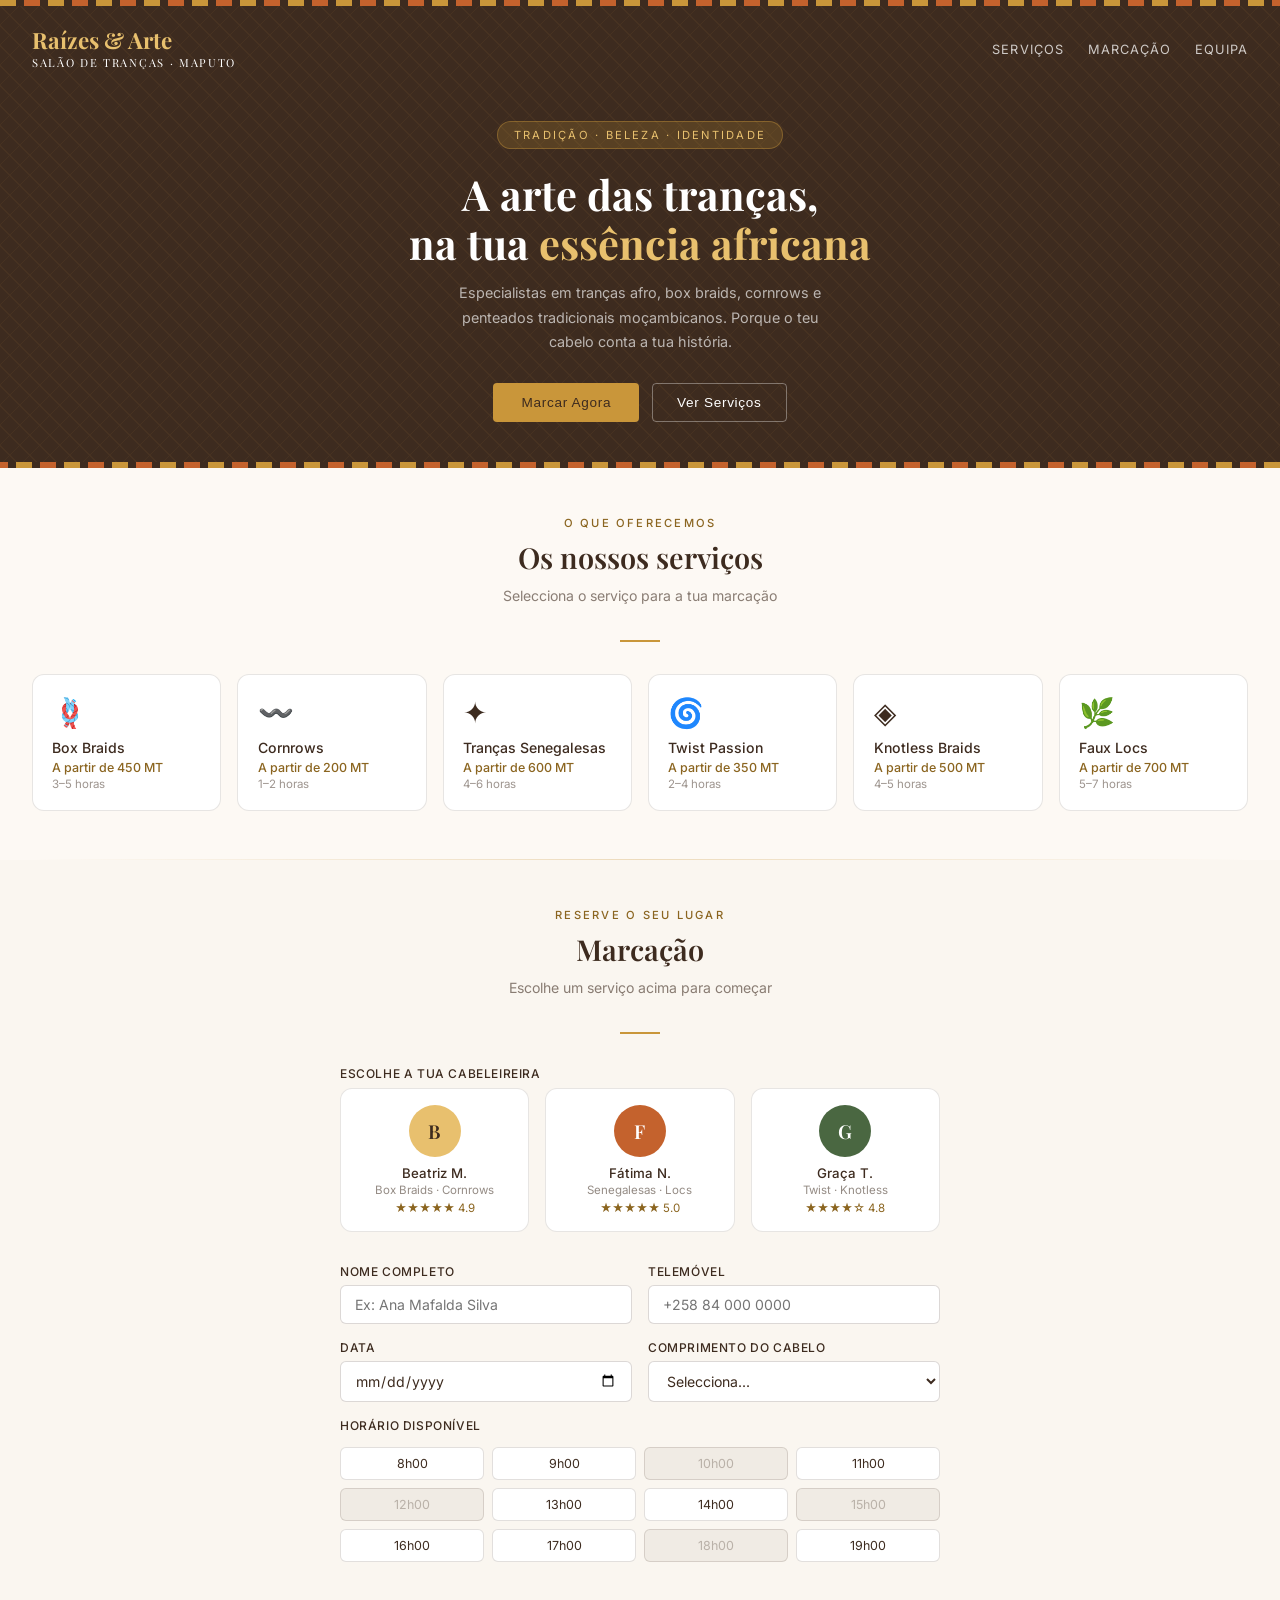
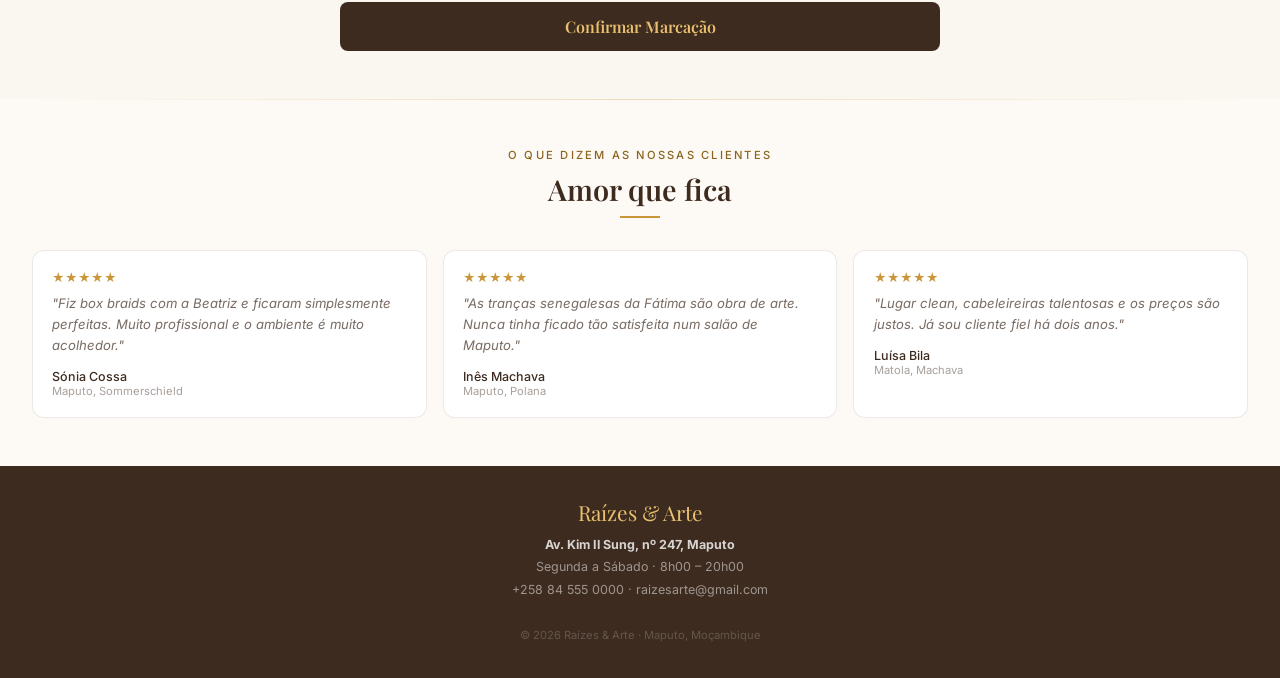
<file: assets/locals/salao-raizes-arte.html>
<!DOCTYPE html>
<html lang="pt">
<head>
<meta charset="UTF-8">
<meta name="viewport" content="width=device-width, initial-scale=1.0">
<title>Raízes & Arte · Salão de Tranças · Maputo</title>
<link href="https://fonts.googleapis.com/css2?family=Playfair+Display:ital,wght@0,400;0,600;0,700;1,400&family=Inter:wght@300;400;500&display=swap" rel="stylesheet">
<style>
*{box-sizing:border-box;margin:0;padding:0}
:root{
  --gold:#C9963A;--gold-light:#E8C06E;--gold-dark:#8B6520;
  --earth:#3D2B1F;--cream:#FAF6F0;--terracotta:#C4622D;
  --sage:#4A6741;--warm-white:#FDF9F4;
}
body{font-family:'Inter',sans-serif;background:var(--warm-white);color:var(--earth)}
.kente-border{height:6px;background:repeating-linear-gradient(90deg,#C9963A 0,#C9963A 16px,#3D2B1F 16px,#3D2B1F 24px,#C4622D 24px,#C4622D 40px,#3D2B1F 40px,#3D2B1F 48px)}
.hero{background:var(--earth);position:relative;overflow:hidden;min-height:420px;display:flex;flex-direction:column}
.hero-pattern{position:absolute;inset:0;opacity:0.07;background-image:repeating-linear-gradient(45deg,#C9963A 0,#C9963A 1px,transparent 0,transparent 50%),repeating-linear-gradient(-45deg,#C9963A 0,#C9963A 1px,transparent 0,transparent 50%);background-size:20px 20px}
nav{display:flex;justify-content:space-between;align-items:center;padding:1.2rem 2rem;position:relative;z-index:2}
.logo{font-family:'Playfair Display',serif;color:var(--gold-light);font-size:1.4rem;font-weight:700}
.logo span{color:#fff;font-weight:400;font-size:0.7rem;display:block;letter-spacing:0.15em;text-transform:uppercase}
.nav-links{display:flex;gap:1.5rem;list-style:none}
.nav-links a{color:rgba(255,255,255,0.75);font-size:0.8rem;text-decoration:none;letter-spacing:0.08em;text-transform:uppercase}
.nav-links a:hover{color:var(--gold-light)}
.hero-content{flex:1;display:flex;flex-direction:column;align-items:center;justify-content:center;padding:2rem 2rem 2.5rem;position:relative;z-index:2;text-align:center}
.hero-badge{background:rgba(201,150,58,0.2);border:1px solid rgba(201,150,58,0.4);color:var(--gold-light);font-size:0.7rem;letter-spacing:0.2em;text-transform:uppercase;padding:6px 16px;border-radius:20px;margin-bottom:1.2rem;display:inline-block}
.hero h1{font-family:'Playfair Display',serif;color:#fff;font-size:2.6rem;font-weight:700;line-height:1.2;margin-bottom:0.8rem;max-width:480px}
.hero h1 em{color:var(--gold-light);font-style:normal}
.hero p{color:rgba(255,255,255,0.65);font-size:0.9rem;line-height:1.7;max-width:380px;margin-bottom:1.8rem}
.hero-btns{display:flex;gap:0.8rem;flex-wrap:wrap;justify-content:center}
.btn-primary{background:var(--gold);color:var(--earth);font-weight:500;font-size:0.85rem;padding:12px 28px;border-radius:4px;border:none;cursor:pointer;letter-spacing:0.05em}
.btn-primary:hover{background:var(--gold-light)}
.btn-outline{background:transparent;color:#fff;font-size:0.85rem;padding:11px 24px;border-radius:4px;border:1px solid rgba(255,255,255,0.35);cursor:pointer;letter-spacing:0.05em}
section{padding:3rem 2rem}
.section-label{font-size:0.7rem;letter-spacing:0.2em;text-transform:uppercase;color:var(--gold-dark);font-weight:500;margin-bottom:0.5rem}
.section-title{font-family:'Playfair Display',serif;font-size:1.8rem;color:var(--earth);font-weight:600;margin-bottom:0.5rem}
.section-sub{font-size:0.88rem;color:rgba(61,43,31,0.6);line-height:1.7;margin-bottom:2rem}
.accent-line{width:40px;height:2px;background:var(--gold);margin:0 auto 1.5rem}
.services-grid{display:grid;grid-template-columns:repeat(auto-fit,minmax(160px,1fr));gap:1rem}
.service-card{background:#fff;border:0.5px solid rgba(61,43,31,0.12);border-radius:12px;padding:1.2rem;cursor:pointer;transition:all 0.2s;position:relative;overflow:hidden}
.service-card:hover{border-color:var(--gold);transform:translateY(-2px)}
.service-card.selected{border-color:var(--gold);background:#FEFAF3}
.service-card.selected::after{content:'';position:absolute;top:8px;right:8px;width:10px;height:10px;background:var(--gold);border-radius:50%}
.service-icon{font-size:1.8rem;margin-bottom:0.6rem}
.service-name{font-weight:500;font-size:0.88rem;color:var(--earth);margin-bottom:4px}
.service-price{font-size:0.78rem;color:var(--gold-dark);font-weight:500}
.service-time{font-size:0.72rem;color:rgba(61,43,31,0.5);margin-top:2px}
.divider{height:1px;background:linear-gradient(90deg,transparent,rgba(201,150,58,0.3),transparent);margin:0 2rem}
.booking-section{background:var(--cream)}
.form-row{display:grid;grid-template-columns:1fr 1fr;gap:1rem;margin-bottom:1rem}
.form-group{display:flex;flex-direction:column;gap:6px}
.form-group label{font-size:0.75rem;font-weight:500;color:var(--earth);letter-spacing:0.05em;text-transform:uppercase}
.form-group input,.form-group select{background:#fff;border:1px solid rgba(61,43,31,0.18);border-radius:6px;padding:10px 14px;font-size:0.88rem;color:var(--earth);outline:none;font-family:'Inter',sans-serif}
.form-group input:focus,.form-group select:focus{border-color:var(--gold)}
.time-grid{display:grid;grid-template-columns:repeat(4,1fr);gap:8px;margin-top:0.5rem}
.time-slot{background:#fff;border:1px solid rgba(61,43,31,0.15);border-radius:6px;padding:8px 4px;text-align:center;font-size:0.78rem;color:var(--earth);cursor:pointer;transition:all 0.2s}
.time-slot:hover{border-color:var(--gold)}
.time-slot.taken{background:rgba(61,43,31,0.05);color:rgba(61,43,31,0.3);cursor:not-allowed}
.time-slot.selected{background:var(--gold);color:#fff;border-color:var(--gold);font-weight:500}
.stylists{display:grid;grid-template-columns:repeat(3,1fr);gap:1rem;margin-bottom:2rem}
.stylist-card{border:1px solid rgba(61,43,31,0.12);border-radius:12px;padding:1rem;text-align:center;cursor:pointer;transition:all 0.2s;background:#fff}
.stylist-card:hover,.stylist-card.selected{border-color:var(--gold);background:#FEFAF3}
.stylist-avatar{width:52px;height:52px;border-radius:50%;margin:0 auto 0.5rem;display:flex;align-items:center;justify-content:center;font-size:1.2rem;font-weight:600;font-family:'Playfair Display',serif}
.av-a{background:#E8C06E;color:var(--earth)}.av-b{background:#C4622D;color:#fff}.av-c{background:#4A6741;color:#fff}
.stylist-name{font-size:0.83rem;font-weight:500;color:var(--earth)}
.stylist-spec{font-size:0.72rem;color:rgba(61,43,31,0.55);margin-top:2px}
.stylist-rating{font-size:0.72rem;color:var(--gold-dark);margin-top:4px}
.submit-btn{width:100%;background:var(--earth);color:var(--gold-light);font-family:'Playfair Display',serif;font-size:1rem;font-weight:600;padding:14px;border:none;border-radius:8px;cursor:pointer;margin-top:1.5rem}
.submit-btn:hover{background:#2A1E15}
.success-box{display:none;background:#fff;border:1px solid rgba(74,103,65,0.3);border-radius:12px;padding:1.5rem;text-align:center;margin-top:1rem}
.success-box.show{display:block}
.success-icon{width:48px;height:48px;background:rgba(74,103,65,0.1);border-radius:50%;margin:0 auto 0.8rem;display:flex;align-items:center;justify-content:center;color:var(--sage);font-size:1.3rem}
.success-title{font-family:'Playfair Display',serif;font-size:1.1rem;color:var(--earth);margin-bottom:0.3rem}
.success-sub{font-size:0.82rem;color:rgba(61,43,31,0.6);line-height:1.6}
.testimonials{display:grid;grid-template-columns:repeat(auto-fit,minmax(200px,1fr));gap:1rem}
.testi-card{background:#fff;border:0.5px solid rgba(61,43,31,0.1);border-radius:12px;padding:1.2rem}
.testi-stars{color:var(--gold);font-size:0.75rem;margin-bottom:0.5rem}
.testi-text{font-size:0.82rem;color:rgba(61,43,31,0.7);line-height:1.6;margin-bottom:0.8rem;font-style:italic}
.testi-name{font-size:0.78rem;font-weight:500;color:var(--earth)}
.testi-city{font-size:0.7rem;color:rgba(61,43,31,0.45)}
footer{background:var(--earth);padding:2rem;text-align:center}
.footer-logo{font-family:'Playfair Display',serif;color:var(--gold-light);font-size:1.3rem;margin-bottom:0.5rem}
.footer-info{font-size:0.78rem;color:rgba(255,255,255,0.5);line-height:1.8}
.footer-info strong{color:rgba(255,255,255,0.8)}

@media (max-width:900px) {
  nav{padding:1rem 1.5rem}
  .logo{font-size:1.2rem}
  .hero{min-height:auto}
  .hero-content{padding:2rem 1.5rem}
  .hero h1{font-size:2.2rem;max-width:100%}
  .hero p{max-width:100%}
  .hero-btns{justify-content:center}
  section{padding:2.5rem 1.5rem}
  .services-grid{grid-template-columns:repeat(2,minmax(140px,1fr))}
  .form-row{grid-template-columns:1fr}
  .time-grid{grid-template-columns:repeat(3,minmax(0,1fr))}
  .stylists{grid-template-columns:1fr 1fr}
  .testimonials{grid-template-columns:1fr 1fr}
}

@media (max-width:600px) {
  nav{flex-direction:column;align-items:flex-start;gap:1rem}
  .nav-links{flex-wrap:wrap;justify-content:flex-start;gap:0.8rem}
  .hero{padding-bottom:2rem}
  .hero-content{padding:1.5rem 1rem}
  .hero h1{font-size:1.9rem}
  .hero p{font-size:0.88rem;line-height:1.6}
  .hero-btns{flex-direction:column;gap:0.8rem;width:100%}
  .btn-primary,.btn-outline{width:100%;padding:12px 18px}
  .section-title,.section-sub{text-align:left}
  .services-grid{grid-template-columns:1fr}
  .service-card{padding:1rem}
  .booking-section{padding:2rem 1rem}
  .form-group input,.form-group select{padding:10px 12px}
  .time-grid{grid-template-columns:repeat(2,minmax(0,1fr))}
  .stylists{grid-template-columns:1fr}
  .footer{padding:1.5rem}
  .footer-info{font-size:0.72rem}
}
</style>
</head>
<body>
<div class="kente-border"></div>
<div class="hero">
  <div class="hero-pattern"></div>
  <nav>
    <div class="logo">Raízes & Arte<span>Salão de Tranças · Maputo</span></div>
    <ul class="nav-links">
      <li><a href="#services">Serviços</a></li>
      <li><a href="#booking">Marcação</a></li>
      <li><a href="#about">Equipa</a></li>
    </ul>
  </nav>
  <div class="hero-content">
    <div class="hero-badge">Tradição · Beleza · Identidade</div>
    <h1>A arte das tranças,<br>na tua <em>essência africana</em></h1>
    <p>Especialistas em tranças afro, box braids, cornrows e penteados tradicionais moçambicanos. Porque o teu cabelo conta a tua história.</p>
    <div class="hero-btns">
      <button class="btn-primary" onclick="document.getElementById('booking').scrollIntoView({behavior:'smooth'})">Marcar Agora</button>
      <button class="btn-outline" onclick="document.getElementById('services').scrollIntoView({behavior:'smooth'})">Ver Serviços</button>
    </div>
  </div>
</div>
<div class="kente-border" style="transform:scaleX(-1)"></div>

<section id="services">
  <div style="text-align:center;margin-bottom:2rem">
    <div class="section-label">O que oferecemos</div>
    <div class="section-title">Os nossos serviços</div>
    <div class="section-sub">Selecciona o serviço para a tua marcação</div>
    <div class="accent-line"></div>
  </div>
  <div class="services-grid">
    <div class="service-card" onclick="selectService(this,'Box Braids','De 450 MT')">
      <div class="service-icon">🪢</div>
      <div class="service-name">Box Braids</div>
      <div class="service-price">A partir de 450 MT</div>
      <div class="service-time">3–5 horas</div>
    </div>
    <div class="service-card" onclick="selectService(this,'Cornrows','De 200 MT')">
      <div class="service-icon">〰️</div>
      <div class="service-name">Cornrows</div>
      <div class="service-price">A partir de 200 MT</div>
      <div class="service-time">1–2 horas</div>
    </div>
    <div class="service-card" onclick="selectService(this,'Tranças Senegalesas','De 600 MT')">
      <div class="service-icon">✦</div>
      <div class="service-name">Tranças Senegalesas</div>
      <div class="service-price">A partir de 600 MT</div>
      <div class="service-time">4–6 horas</div>
    </div>
    <div class="service-card" onclick="selectService(this,'Twist Passion','De 350 MT')">
      <div class="service-icon">🌀</div>
      <div class="service-name">Twist Passion</div>
      <div class="service-price">A partir de 350 MT</div>
      <div class="service-time">2–4 horas</div>
    </div>
    <div class="service-card" onclick="selectService(this,'Knotless Braids','De 500 MT')">
      <div class="service-icon">◈</div>
      <div class="service-name">Knotless Braids</div>
      <div class="service-price">A partir de 500 MT</div>
      <div class="service-time">4–5 horas</div>
    </div>
    <div class="service-card" onclick="selectService(this,'Faux Locs','De 700 MT')">
      <div class="service-icon">🌿</div>
      <div class="service-name">Faux Locs</div>
      <div class="service-price">A partir de 700 MT</div>
      <div class="service-time">5–7 horas</div>
    </div>
  </div>
</section>

<div class="divider"></div>

<section class="booking-section" id="booking">
  <div style="max-width:600px;margin:0 auto">
    <div style="text-align:center;margin-bottom:2rem">
      <div class="section-label">Reserve o seu lugar</div>
      <div class="section-title">Marcação</div>
      <div class="section-sub" id="selected-service-label">Escolhe um serviço acima para começar</div>
      <div class="accent-line"></div>
    </div>
    <div style="margin-bottom:1.5rem">
      <div class="form-group" style="margin-bottom:0.4rem"><label>Escolhe a tua cabeleireira</label></div>
      <div class="stylists">
        <div class="stylist-card" onclick="selectStylist(this,'Beatriz M.')">
          <div class="stylist-avatar av-a">B</div>
          <div class="stylist-name">Beatriz M.</div>
          <div class="stylist-spec">Box Braids · Cornrows</div>
          <div class="stylist-rating">★★★★★ 4.9</div>
        </div>
        <div class="stylist-card" onclick="selectStylist(this,'Fátima N.')">
          <div class="stylist-avatar av-b">F</div>
          <div class="stylist-name">Fátima N.</div>
          <div class="stylist-spec">Senegalesas · Locs</div>
          <div class="stylist-rating">★★★★★ 5.0</div>
        </div>
        <div class="stylist-card" onclick="selectStylist(this,'Graça T.')">
          <div class="stylist-avatar av-c">G</div>
          <div class="stylist-name">Graça T.</div>
          <div class="stylist-spec">Twist · Knotless</div>
          <div class="stylist-rating">★★★★☆ 4.8</div>
        </div>
      </div>
    </div>
    <div class="form-row">
      <div class="form-group">
        <label>Nome completo</label>
        <input type="text" id="name" placeholder="Ex: Ana Mafalda Silva">
      </div>
      <div class="form-group">
        <label>Telemóvel</label>
        <input type="tel" id="phone" placeholder="+258 84 000 0000">
      </div>
    </div>
    <div class="form-row">
      <div class="form-group">
        <label>Data</label>
        <input type="date" id="date">
      </div>
      <div class="form-group">
        <label>Comprimento do cabelo</label>
        <select id="length">
          <option value="">Selecciona...</option>
          <option>Curto (até ombros)</option>
          <option>Médio (até meio costas)</option>
          <option>Longo (abaixo das costas)</option>
        </select>
      </div>
    </div>
    <div class="form-group" style="margin-bottom:1rem">
      <label>Horário disponível</label>
      <div class="time-grid">
        <div class="time-slot" onclick="selectTime(this)">8h00</div>
        <div class="time-slot" onclick="selectTime(this)">9h00</div>
        <div class="time-slot taken">10h00</div>
        <div class="time-slot" onclick="selectTime(this)">11h00</div>
        <div class="time-slot taken">12h00</div>
        <div class="time-slot" onclick="selectTime(this)">13h00</div>
        <div class="time-slot" onclick="selectTime(this)">14h00</div>
        <div class="time-slot taken">15h00</div>
        <div class="time-slot" onclick="selectTime(this)">16h00</div>
        <div class="time-slot" onclick="selectTime(this)">17h00</div>
        <div class="time-slot taken">18h00</div>
        <div class="time-slot" onclick="selectTime(this)">19h00</div>
      </div>
    </div>
    <button class="submit-btn" onclick="submitBooking()">Confirmar Marcação</button>
    <div class="success-box" id="success">
      <div class="success-icon">✓</div>
      <div class="success-title">Marcação confirmada!</div>
      <div class="success-sub" id="success-msg"></div>
    </div>
  </div>
</section>

<div class="divider"></div>

<section style="background:var(--warm-white)" id="about">
  <div style="text-align:center;margin-bottom:2rem">
    <div class="section-label">O que dizem as nossas clientes</div>
    <div class="section-title">Amor que fica</div>
    <div class="accent-line"></div>
  </div>
  <div class="testimonials">
    <div class="testi-card">
      <div class="testi-stars">★★★★★</div>
      <div class="testi-text">"Fiz box braids com a Beatriz e ficaram simplesmente perfeitas. Muito profissional e o ambiente é muito acolhedor."</div>
      <div class="testi-name">Sónia Cossa</div>
      <div class="testi-city">Maputo, Sommerschield</div>
    </div>
    <div class="testi-card">
      <div class="testi-stars">★★★★★</div>
      <div class="testi-text">"As tranças senegalesas da Fátima são obra de arte. Nunca tinha ficado tão satisfeita num salão de Maputo."</div>
      <div class="testi-name">Inês Machava</div>
      <div class="testi-city">Maputo, Polana</div>
    </div>
    <div class="testi-card">
      <div class="testi-stars">★★★★★</div>
      <div class="testi-text">"Lugar clean, cabeleireiras talentosas e os preços são justos. Já sou cliente fiel há dois anos."</div>
      <div class="testi-name">Luísa Bila</div>
      <div class="testi-city">Matola, Machava</div>
    </div>
  </div>
</section>

<footer>
  <div class="footer-logo">Raízes & Arte</div>
  <div class="footer-info">
    <strong>Av. Kim Il Sung, nº 247, Maputo</strong><br>
    Segunda a Sábado · 8h00 – 20h00<br>
    +258 84 555 0000 · raizesarte@gmail.com<br><br>
    <span style="opacity:0.4;font-size:0.7rem">© 2026 Raízes & Arte · Maputo, Moçambique</span>
  </div>
</footer>

<script>
let selectedService='',selectedStylist='',selectedTime='';
function selectService(el,name,price){
  document.querySelectorAll('.service-card').forEach(c=>c.classList.remove('selected'));
  el.classList.add('selected');selectedService=name;
  document.getElementById('selected-service-label').textContent=name+' · '+price;
}
function selectStylist(el,name){
  document.querySelectorAll('.stylist-card').forEach(c=>c.classList.remove('selected'));
  el.classList.add('selected');selectedStylist=name;
}
function selectTime(el){
  if(el.classList.contains('taken'))return;
  document.querySelectorAll('.time-slot').forEach(t=>t.classList.remove('selected'));
  el.classList.add('selected');selectedTime=el.textContent;
}
function submitBooking(){
  const name=document.getElementById('name').value.trim();
  const phone=document.getElementById('phone').value.trim();
  const date=document.getElementById('date').value;
  const length=document.getElementById('length').value;
  if(!name||!phone||!date||!selectedService||!selectedStylist||!selectedTime||!length){
    alert('Por favor, preenche todos os campos e escolhe um horário.');return;
  }
  const d=new Date(date);
  const formatted=d.toLocaleDateString('pt-MZ',{weekday:'long',day:'numeric',month:'long'});
  document.getElementById('success-msg').innerHTML=
    `<strong>${name}</strong>, a tua marcação está confirmada!<br>
    <strong>${selectedService}</strong> com <strong>${selectedStylist}</strong><br>
    ${formatted} às ${selectedTime}<br><br>Vemo-nos em breve, linda! 💛`;
  document.getElementById('success').classList.add('show');
  document.getElementById('success').scrollIntoView({behavior:'smooth',block:'center'});
}
const today=new Date().toISOString().split('T')[0];
document.getElementById('date').min=today;
</script>
</body>
</html>
</file>
